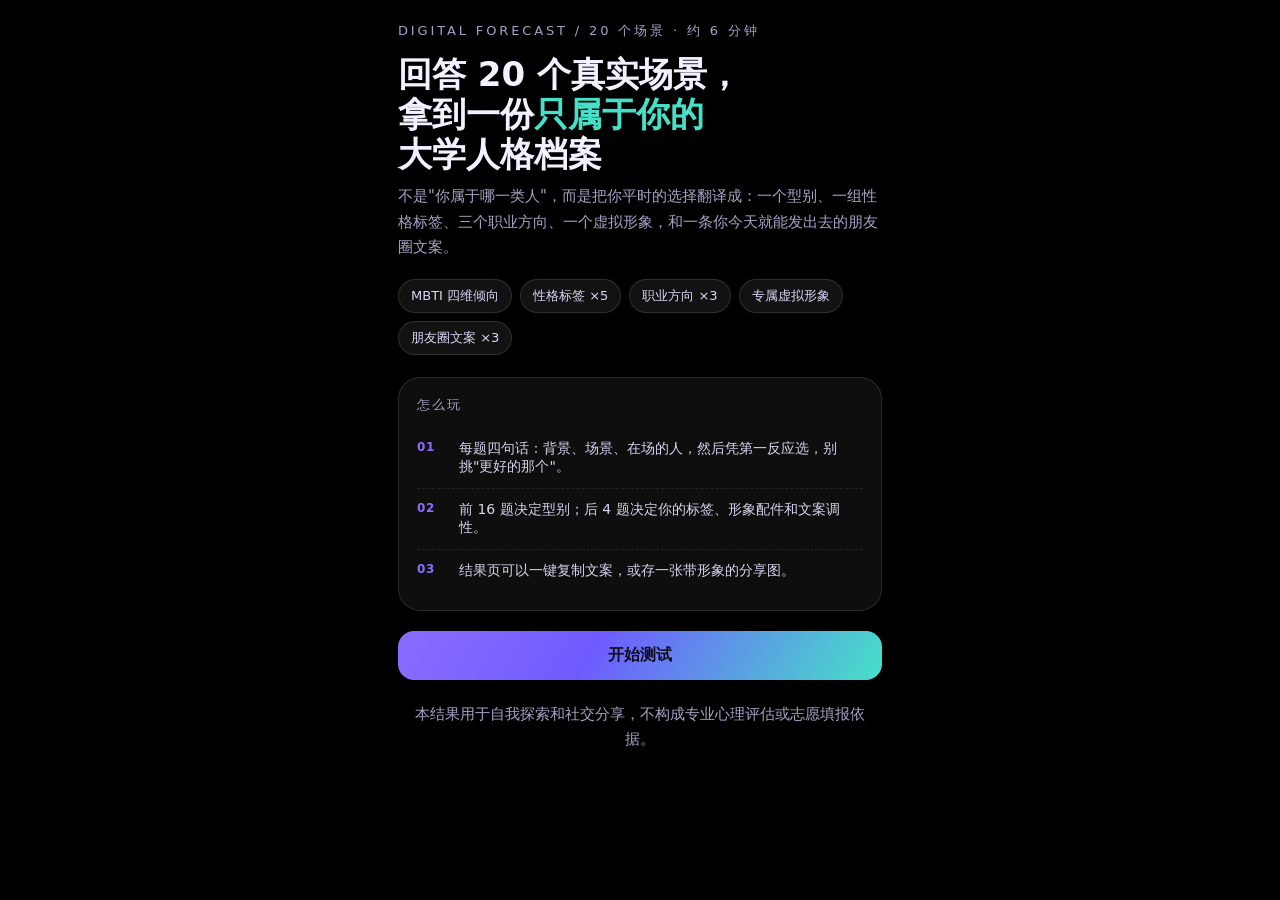
<file: index.html>
<!DOCTYPE html>
<html lang="zh-CN">
<head>
<meta charset="UTF-8" />
<meta name="viewport" content="width=device-width, initial-scale=1, viewport-fit=cover" />
<meta name="theme-color" content="#000000" />
<title>数字预测 · 给大学生的一份专属人格档案</title>
<meta name="description" content="回答 20 个关于你的问题，生成你的 MBTI 倾向、性格标签、职业方向和一条专属朋友圈文案。" />
<link rel="stylesheet" href="styles/app.css" />
</head>
<body>
  <div id="app" class="app"></div>

  <script src="js/data/questions.js"></script>
  <script src="js/data/types.js"></script>
  <script src="js/data/tags.js"></script>
  <script src="js/data/careers.js"></script>
  <script src="js/data/copy.js"></script>
  <script src="js/scoring.js"></script>
  <script src="js/avatar.js"></script>
  <script src="js/sharecard.js"></script>
  <script src="js/ui.js"></script>
</body>
</html>
</file>
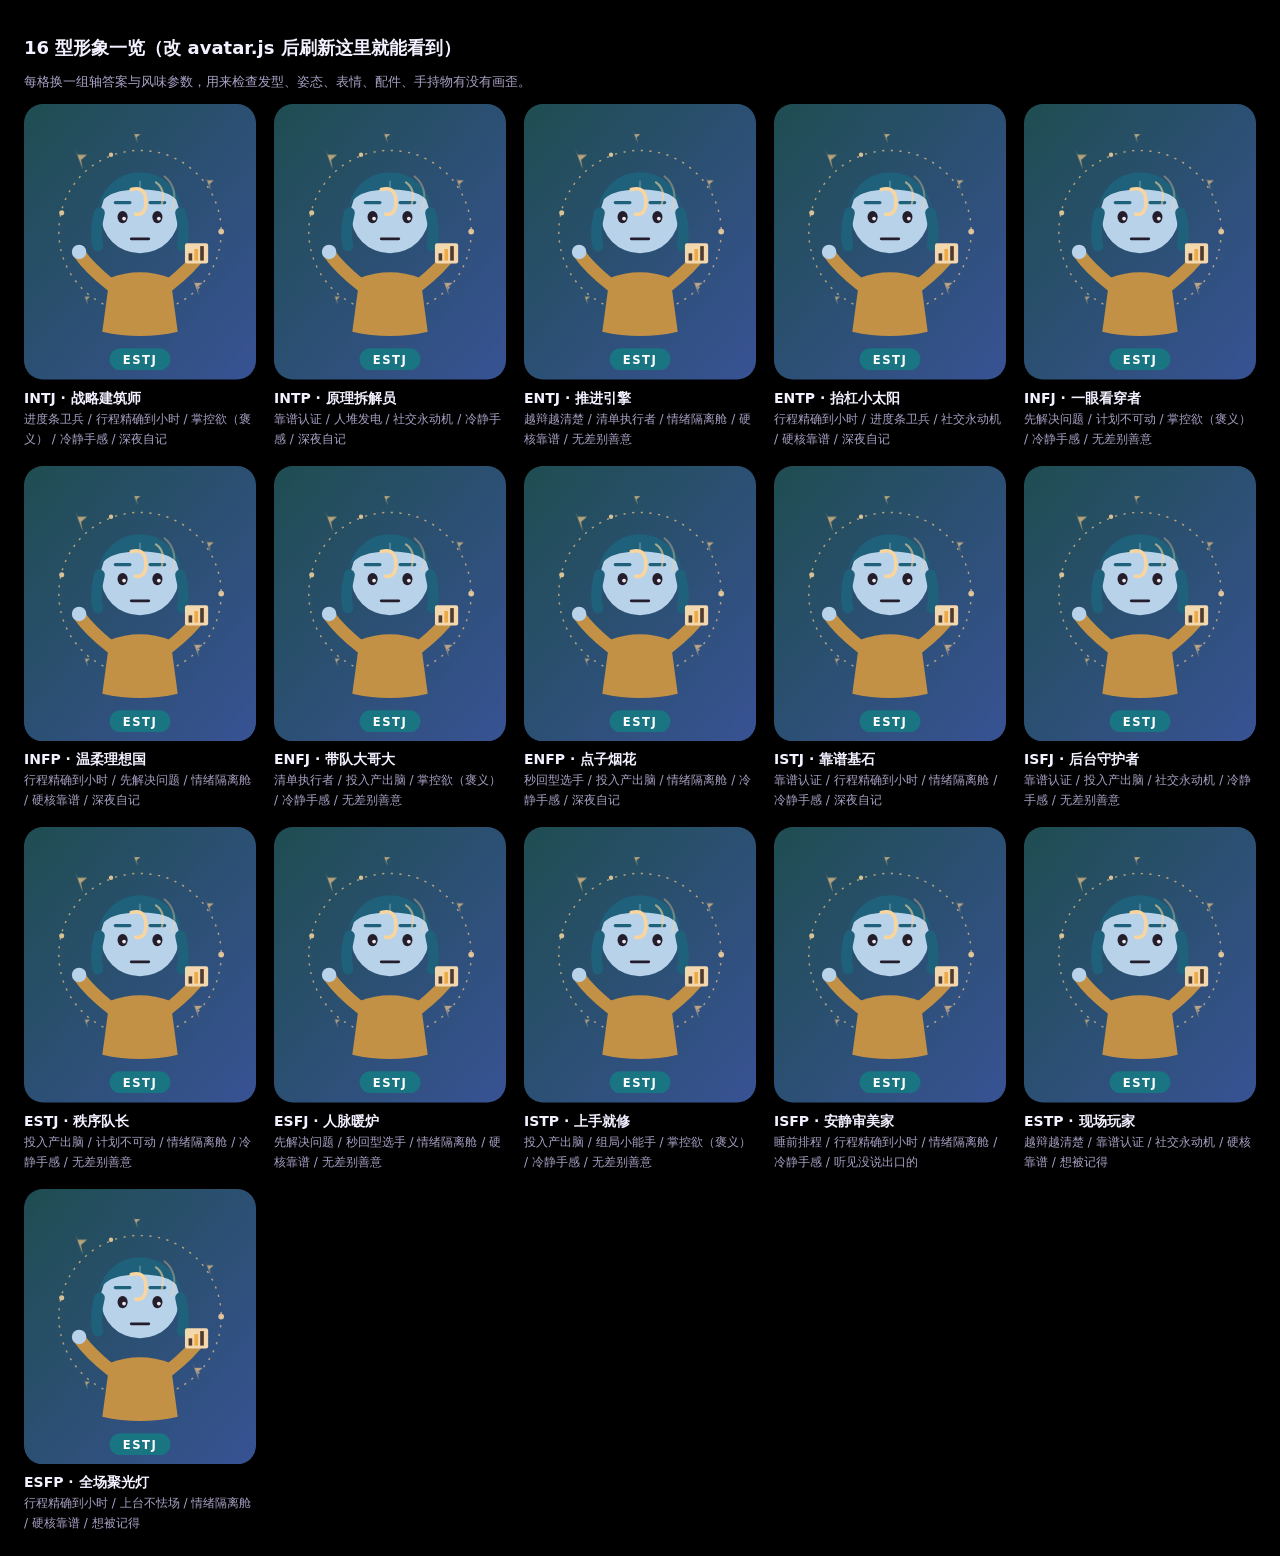
<file: preview/avatars.html>
<!DOCTYPE html>
<html lang="zh-CN">
<head>
<meta charset="UTF-8" />
<meta name="viewport" content="width=device-width, initial-scale=1" />
<title>形象部件预览</title>
<style>
  body { margin: 0; padding: 24px; background: #000; color: #f3f0ff; font-family: system-ui, "PingFang SC", sans-serif; }
  h1 { font-size: 18px; } p { color: #a9a0c4; font-size: 13px; }
  .grid { display: grid; grid-template-columns: repeat(auto-fill, minmax(200px, 1fr)); gap: 18px; }
  .cell svg { width: 100%; height: auto; border-radius: 16px; }
  .cell b { display: block; font-size: 14px; margin-top: 6px; }
  .cell span { font-size: 12px; color: #a9a0c4; }
</style>
</head>
<body>
  <h1>16 型形象一览（改 avatar.js 后刷新这里就能看到）</h1>
  <p>每格换一组轴答案与风味参数，用来检查发型、姿态、表情、配件、手持物有没有画歪。</p>
  <div class="grid" id="grid"></div>

  <script src="../js/data/questions.js"></script>
  <script src="../js/data/types.js"></script>
  <script src="../js/data/tags.js"></script>
  <script src="../js/data/careers.js"></script>
  <script src="../js/data/copy.js"></script>
  <script src="../js/scoring.js"></script>
  <script src="../js/avatar.js"></script>
  <script>
    const grid = document.getElementById('grid');
    const types = Object.keys(TYPES);
    grid.innerHTML = types.map((tp, n) => {
      const answers = [];
      QUESTIONS.forEach((q, i) => {
        let idx = 0;
        if (q.axis) idx = q.options[0].pole === tp[i % 4 === 0 ? 0 : Math.floor(i / 4)] ? 0 : 1;
        answers.push({ qid: q.id, optionIndex: idx % q.options.length, order: i });
      });
      const r = computeResult(answers);
      return `<div class="cell">${renderAvatar(r.avatar)}<b>${tp} · ${TYPES[tp].nickname}</b>
        <span>${r.tags.map((t) => t.name).join(' / ')}</span></div>`;
    }).join('');
  </script>
</body>
</html>
</file>
<file: styles/app.css>
:root {
  --card: rgba(255, 255, 255, 0.055);
  --line: rgba(255, 255, 255, 0.12);
  --text: #f3f0ff;
  --muted: #a9a0c4;
  --brand: #8b6cff;
  --brand2: #46e0c8;
  --radius: 22px;
}

* { box-sizing: border-box; }

html, body {
  margin: 0;
  padding: 0;
  color-scheme: dark;
  background: #000;
  color: var(--text);
  font-family: -apple-system, BlinkMacSystemFont, "PingFang SC", "Microsoft YaHei",
               "Segoe UI", system-ui, sans-serif;
  -webkit-font-smoothing: antialiased;
  min-height: 100%;
}

.app { max-width: 460px; margin: 0 auto; padding: 22px 18px 64px; }

/* ---------- 通用 ---------- */
.card {
  background: var(--card);
  border: 1px solid var(--line);
  border-radius: var(--radius);
  padding: 18px;
  backdrop-filter: blur(8px);
}
.stack > * + * { margin-top: 14px; }
.muted { color: var(--muted); }
.tiny { font-size: 12px; letter-spacing: .04em; }
.kicker {
  display: inline-block; font-size: 12px; color: var(--brand2);
  border: 1px solid rgba(70, 224, 200, .3); padding: 3px 10px; border-radius: 999px;
}
.btn {
  appearance: none; border: 1px solid var(--line); background: var(--card);
  color: var(--text); font: inherit; padding: 14px 18px; border-radius: 16px;
  cursor: pointer; transition: transform .12s ease, background .2s ease, border-color .2s;
  width: 100%; text-align: center;
}
.btn:active { transform: scale(.985); }
.btn-primary {
  background: linear-gradient(120deg, var(--brand), #6f5bff 40%, var(--brand2));
  border: none; color: #100c1c; font-weight: 700;
}
.btn-row { display: flex; gap: 10px; }
.btn-row .btn { flex: 1; }

/* ---------- 首屏 ---------- */
.hero-mark {
  font-size: 13px; letter-spacing: .22em; color: var(--muted); text-transform: uppercase;
}
.hero h1 { font-size: 34px; line-height: 1.18; margin: 14px 0 10px; font-weight: 800; }
.hero h1 em { font-style: normal; color: var(--brand2); }
.hero p { color: var(--muted); line-height: 1.7; margin: 0; font-size: 15px; }
.pills { display: flex; flex-wrap: wrap; gap: 8px; margin-top: 18px; }
.pill {
  font-size: 13px; padding: 7px 12px; border-radius: 999px;
  background: rgba(255, 255, 255, .07); border: 1px solid var(--line); color: #ddd5f5;
}
.steps { margin: 0; padding: 0; list-style: none; counter-reset: s; }
.steps li {
  counter-increment: s; position: relative; padding: 12px 0 12px 42px;
  border-bottom: 1px dashed rgba(255,255,255,.09); font-size: 14px; color: #d9d2ee;
}
.steps li:last-child { border-bottom: none; }
.steps li::before {
  content: counter(s, decimal-leading-zero); position: absolute; left: 0; top: 12px;
  font-size: 12px; color: var(--brand); font-weight: 700; letter-spacing: .06em;
}

/* ---------- 答题 ---------- */
.quiz-top { display: flex; justify-content: space-between; align-items: center; margin-bottom: 6px; }
.quiz-top .link { font-size: 13px; }
.progress { display: flex; align-items: center; gap: 12px; margin-bottom: 12px; }
.bar { flex: 1; height: 6px; border-radius: 99px; background: rgba(255,255,255,.1); overflow: hidden; }
.bar i {
  display: block; height: 100%; width: 0%;
  background: linear-gradient(90deg, var(--brand), var(--brand2));
  border-radius: 99px; transition: width .35s cubic-bezier(.4, 0, .2, 1);
}
.qtext { font-size: 22px; line-height: 1.4; font-weight: 700; margin: 16px 0 4px; }

/* 题号导航：点任意序号直接跳题。固定 10 列，两行排完 20 题 */
.qnav {
  display: grid;
  grid-template-columns: repeat(10, minmax(0, 1fr));
  gap: 6px;
  margin: 0 0 6px;
}
.qn {
  appearance: none; cursor: pointer; font: inherit; font-size: 12px; padding: 0;
  width: 100%; max-width: 34px; aspect-ratio: 1; justify-self: center;
  border-radius: 9px;
  color: var(--muted); background: rgba(255, 255, 255, .05); border: 1px solid var(--line);
  transition: color .18s, background .18s, border-color .18s, transform .12s;
}
.qn:hover { color: var(--text); border-color: rgba(255, 255, 255, .3); }
.qn:active { transform: scale(.92); }
.qn.done { color: #cfe9e3; border-color: rgba(70, 224, 200, .4); background: rgba(70, 224, 200, .1); }
.qn.on { color: #04100e; background: var(--brand2); border-color: var(--brand2); font-weight: 700; }
.qnav-hint { margin: 0 0 14px; }
/* 场景插画：每题一张，16:9 横幅 */
.qimg {
  position: relative;
  margin: 14px 0 0;
  border-radius: 18px;
  overflow: hidden;
  border: 1px solid var(--line);
  aspect-ratio: 16 / 9;
  background: linear-gradient(135deg, #0d0c14, #070a0e);
}
.qimg img {
  display: block;
  width: 100%;
  height: 100%;
  object-fit: cover;
  animation: qimg-in .5s ease both;
}
.qimg::after {
  content: '';
  position: absolute;
  inset: 0;
  pointer-events: none;
  background: linear-gradient(180deg, rgba(0, 0, 0, .3) 0%, transparent 40%, rgba(0, 0, 0, .55) 100%);
}
@keyframes qimg-in {
  from { transform: scale(1.06); opacity: .35; }
  to { transform: none; opacity: 1; }
}
@media (prefers-reduced-motion: reduce) { .qimg img { animation: none; } }

.scene { margin-top: 16px; padding-left: 14px; border-left: 2px solid rgba(139, 108, 255, .55); }
.scene p { margin: 0 0 8px; }
.scene-bg { font-size: 13.5px; color: var(--muted); line-height: 1.7; }
.scene-at { font-size: 15px; color: #e6e0f7; line-height: 1.75; }
.scene-cast { font-size: 13px; color: #a298bd; line-height: 1.7; }
.scene-cast span {
  display: inline-block; margin-right: 8px; padding: 1px 7px; border-radius: 6px; font-size: 11px;
  color: var(--brand2); border: 1px solid rgba(70, 224, 200, .3); vertical-align: 1px;
}
.options { display: flex; flex-direction: column; gap: 10px; margin-top: 18px; }
.opt {
  text-align: left; padding: 14px 15px; border-radius: 16px; cursor: pointer;
  background: rgba(255,255,255,.05); border: 1px solid var(--line); color: var(--text);
  font: inherit; font-size: 15px; line-height: 1.5; display: flex; align-items: flex-start; gap: 11px;
  transition: border-color .2s, background .2s, transform .12s;
}
.opt .dot {
  width: 18px; height: 18px; margin-top: 3px; border-radius: 50%;
  border: 2px solid rgba(255,255,255,.35); flex: none; position: relative;
}
.opt .ol { flex: none; width: 12px; margin-top: 4px; font-size: 12px; color: #7d7494; font-weight: 700; }
.opt.on { border-color: var(--brand2); background: rgba(70, 224, 200, .12); }
.opt.on .dot { border-color: var(--brand2); }
.opt.on .dot::after {
  content: ''; position: absolute; inset: 3px; border-radius: 50%; background: var(--brand2);
}
.opt:active { transform: scale(.99); }
.quiz-foot { display: flex; justify-content: space-between; align-items: center; margin-top: 18px; }
.link {
  background: none; border: none; color: var(--muted); font: inherit; font-size: 14px; cursor: pointer;
  padding: 8px 4px;
}
.link[disabled] { opacity: .35; cursor: default; }

/* ---------- 计算中 ---------- */
.calc { text-align: center; padding: 50px 20px; }
.calc .ring {
  width: 74px; height: 74px; margin: 0 auto 22px; border-radius: 50%;
  border: 3px solid rgba(255,255,255,.14); border-top-color: var(--brand2);
  animation: spin .9s linear infinite;
}
@keyframes spin { to { transform: rotate(360deg); } }
.calc p { color: var(--muted); font-size: 14px; margin: 0; min-height: 22px; }

/* ---------- 结果 ---------- */
.result-hero { text-align: center; padding: 20px 16px 22px; }
.result-hero svg { width: 210px; height: auto; border-radius: 20px; }
.type-line { display: flex; align-items: baseline; justify-content: center; gap: 10px; margin-top: 16px; }
.type-line b { font-size: 40px; letter-spacing: 4px; font-weight: 800; }
.type-line span { font-size: 17px; color: var(--brand2); font-weight: 700; }
.oneliner { color: #ddd6f2; font-size: 15px; line-height: 1.65; margin: 10px auto 0; max-width: 320px; }
.blurb { color: var(--muted); font-size: 14px; line-height: 1.8; margin: 14px 0 0; text-align: left; }
.clarity {
  display: inline-flex; gap: 6px; align-items: center; margin-top: 14px; font-size: 12px;
  color: var(--muted); border: 1px solid var(--line); padding: 5px 12px; border-radius: 99px;
}

.sec-title {
  font-size: 13px; letter-spacing: .16em; color: var(--muted); text-transform: uppercase;
  margin: 0 0 14px;
}
.axis-row { display: grid; grid-template-columns: 1fr auto; gap: 4px 10px; margin-bottom: 16px; }
.axis-row .labels { display: flex; justify-content: space-between; font-size: 13px; color: var(--muted); }
.axis-row .labels span.on { color: var(--text); font-weight: 700; }
.axis-track { grid-column: 1 / -1; height: 8px; border-radius: 99px; position: relative;
  background: linear-gradient(90deg, rgba(139,108,255,.5), rgba(70,224,200,.5)); }
.axis-track i {
  position: absolute; top: -4px; width: 4px; height: 16px; border-radius: 3px; background: #fff;
  box-shadow: 0 0 0 3px rgba(0,0,0,.25); transition: left .6s cubic-bezier(.4,0,.2,1);
}
.axis-track.empty { background: rgba(255,255,255,.12); }
.axis-track.empty i { opacity: .35; }
.axis-pct { font-size: 12px; color: var(--muted); }

.chips { display: flex; flex-wrap: wrap; gap: 9px; }
.chip {
  border-radius: 14px; padding: 10px 13px; background: rgba(255,255,255,.07);
  border: 1px solid var(--line); font-size: 14px; font-weight: 600; cursor: pointer;
}
.chip small { display: block; font-weight: 400; font-size: 12px; color: var(--muted); margin-top: 3px; }
.chip.highlight { border-color: rgba(70,224,200,.45); }

.job {
  display: flex; gap: 14px; padding: 14px 0; border-bottom: 1px dashed rgba(255,255,255,.1);
}
.job:last-child { border-bottom: none; }
.job .rank { font-size: 13px; color: var(--brand); font-weight: 800; width: 22px; flex: none; }
.job h4 { margin: 0 0 5px; font-size: 16px; }
.job p { margin: 0; font-size: 13px; color: var(--muted); line-height: 1.6; }
.tag-src { font-size: 11px; color: #7d7494; margin-top: 5px; }

.copy-item { position: relative; padding: 15px 15px 15px; border-radius: 16px;
  background: rgba(255,255,255,.06); border: 1px solid var(--line); }
.copy-item .style { font-size: 11px; color: var(--brand2); letter-spacing: .1em; margin-bottom: 8px; }
.copy-item p { margin: 0; font-size: 15px; line-height: 1.7; word-break: break-word; }
.copy-item .btn { margin-top: 12px; padding: 10px; font-size: 14px; width: auto; display: inline-block; }

.note { font-size: 12px; color: #6f688a; line-height: 1.7; text-align: center; padding: 4px 10px; }
.toast {
  position: fixed; left: 50%; bottom: 30px; transform: translateX(-50%) translateY(20px);
  background: #241d38; border: 1px solid var(--line); color: var(--text);
  padding: 11px 20px; border-radius: 99px; font-size: 14px; opacity: 0; pointer-events: none;
  transition: opacity .25s, transform .25s; z-index: 50;
}
.toast.show { opacity: 1; transform: translateX(-50%) translateY(0); }

.fade-in { animation: fade .4s ease both; }
@keyframes fade { from { opacity: 0; transform: translateY(10px); } to { opacity: 1; } }

@media (min-width: 520px) {
  .app { max-width: 520px; }
}
</file>
